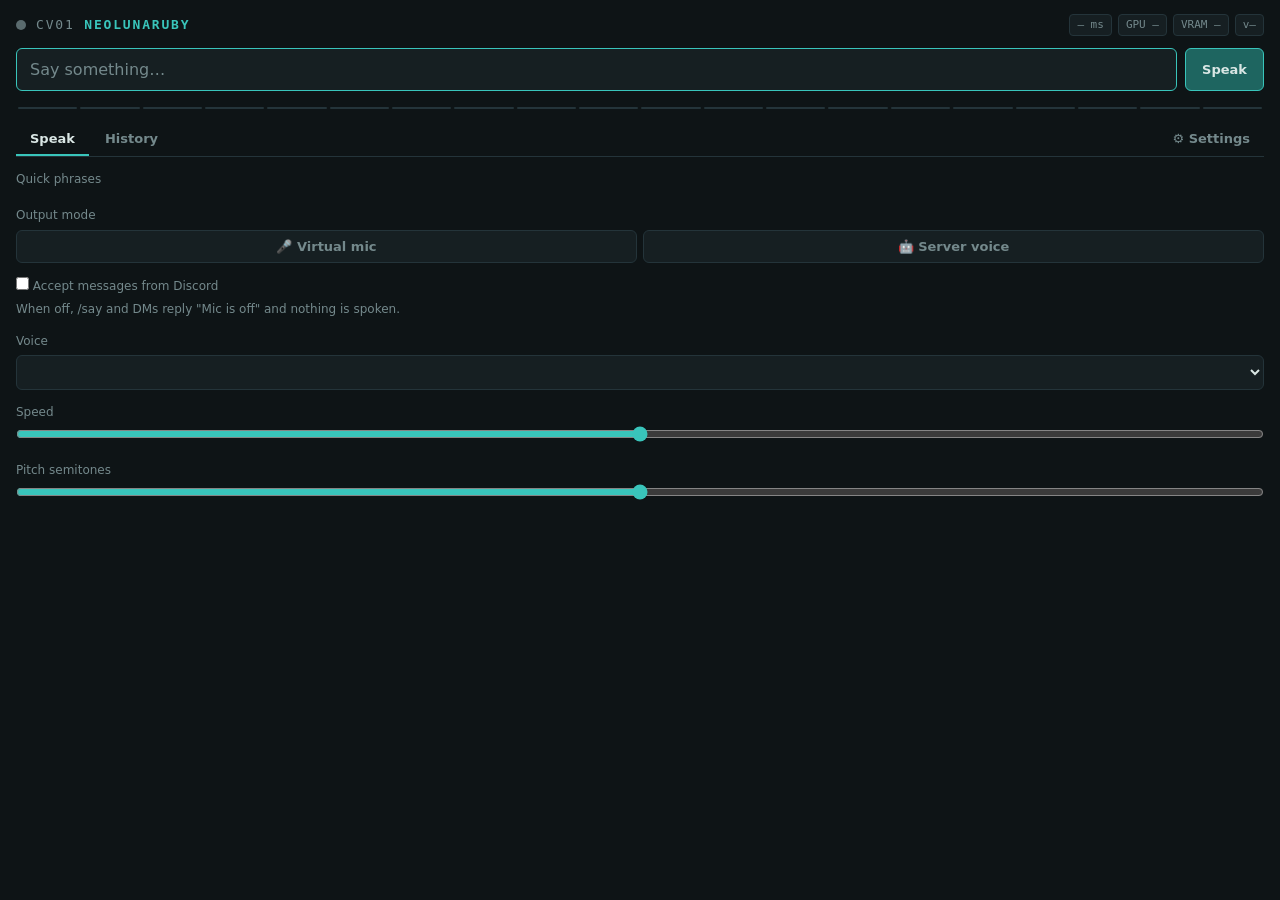
<file: app/ui/index.html>
<!DOCTYPE html>
<html lang="en">
<head>
<meta charset="utf-8">
<title>neolunaruby</title>
<link rel="stylesheet" href="app.css">
</head>
<body>
<header>
  <div class="led" id="led"></div>
  <div class="wordmark"><span>CV01</span> <b>NEOLUNARUBY</b></div>
  <div class="chips">
    <div class="chip" id="chip-latency" title="last message: TTS + voice conversion">— ms</div>
    <div class="chip" id="chip-gpu">GPU —</div>
    <div class="chip" id="chip-vram">VRAM —</div>
    <div class="chip" id="chip-version" title="Click to check for updates" style="cursor:pointer">v—</div>
  </div>
</header>

<div class="saybox">
  <input id="say-input" placeholder="Say something…" autofocus>
  <button id="say-btn">Speak</button>
</div>
<div class="voiceline" id="voiceline">
  <i></i><i></i><i></i><i></i><i></i><i></i><i></i><i></i><i></i><i></i><i></i><i></i><i></i><i></i><i></i><i></i><i></i><i></i><i></i><i></i>
</div>

<nav class="tabs">
  <button class="active" data-tab="speak">Speak</button>
  <button data-tab="history">History</button>
  <button data-tab="settings">⚙ Settings</button>
</nav>

<section class="panel active" id="panel-speak">
  <div class="field">
    <label>Quick phrases</label>
    <div class="phrases" id="phrases"></div>
  </div>
  <div class="field">
    <label>Output mode</label>
    <div class="seg">
      <button data-mode="mic" id="mode-mic">🎤 Virtual mic</button>
      <button data-mode="bot" id="mode-bot">🤖 Server voice</button>
    </div>
  </div>
  <div class="field">
    <label class="check">
      <input type="checkbox" id="accept-discord">
      Accept messages from Discord
    </label>
    <div class="hint">When off, /say and DMs reply "Mic is off" and nothing is spoken.</div>
  </div>
  <div class="field">
    <label for="preset">Voice</label>
    <select id="preset"></select>
  </div>
  <div class="field">
    <label for="speed">Speed <span class="val" id="speed-val"></span></label>
    <input type="range" id="speed" min="0.5" max="2" step="0.05">
  </div>
  <div class="field">
    <label for="pitch">Pitch <span class="val" id="pitch-val"></span> semitones</label>
    <input type="range" id="pitch" min="-12" max="12" step="1">
  </div>
</section>

<section class="panel" id="panel-history">
  <ul id="history-list"></ul>
  <div class="empty" id="history-empty">Nothing said yet — type above and press Enter.</div>
</section>

<section class="panel" id="panel-settings">
  <h3 class="section">Audio output</h3>
  <div class="field">
    <label for="device">Output device</label>
    <div class="row">
      <select id="device"></select>
      <button class="quiet" id="test-tone">Test tone</button>
    </div>
    <div class="hint" id="cable-hint"></div>
  </div>
  <div class="field">
    <label for="monitor">Hear it too (monitor)</label>
    <select id="monitor"></select>
  </div>

  <div class="field">
    <div class="hint">
      In Discord: set your input device to CABLE Output, then turn off
      <b>Noise Suppression</b>, <b>Echo Cancellation</b> and <b>Automatic Gain Control</b>
      under Voice &amp; Video - they treat synthesized speech as noise and cut it up.
    </div>
  </div>

  <h3 class="section">Quick phrases</h3>
  <div class="field">
    <label for="phrases-edit">One per line, up to 12</label>
    <textarea id="phrases-edit" rows="6"></textarea>
    <div class="row" style="margin-top:6px">
      <button class="quiet" id="phrases-save">Save phrases</button>
    </div>
  </div>

  <h3 class="section">Overlay</h3>
  <div class="field">
    <label for="hotkey">Global hotkey</label>
    <div class="row">
      <input type="text" id="hotkey" readonly>
      <button class="quiet" id="hotkey-record">Record</button>
    </div>
  </div>

  <div class="field">
    <label class="check">
      <input type="checkbox" id="start-with-windows">
      Start automatically when Windows starts
    </label>
  </div>

  <h3 class="section">Discord</h3>
  <div class="field">
    <div class="hint" id="discord-status">—</div>
    <div class="row" style="margin-top:8px">
      <input type="text" id="allowed-ids" placeholder="Allowed Discord user IDs, comma-separated">
      <button class="quiet" id="allowed-save">Save</button>
    </div>
    <div class="hint" id="discord-links"></div>
    <label class="hint check" style="margin-top:8px">
      <input type="checkbox" id="say-posts-text">
      Post the spoken text into the chat (/say replies visibly)
    </label>
  </div>
</section>

<div class="wizard" id="wizard" hidden>
  <div class="wizard-card">
    <div class="wordmark" style="margin-bottom:10px"><span>CV01</span> <b>FIRST-RUN SETUP</b></div>
    <p class="hint" style="margin-bottom:12px">The voice models download once, about 1.3 GB, from their official sources.</p>
    <ul id="wizard-assets"></ul>
    <button id="wizard-download" style="width:100%;margin-top:10px;padding:10px 0">Download everything</button>
    <div class="field" id="wizard-cable-field" style="margin-top:14px">
      <label>Virtual microphone</label>
      <div class="hint" id="wizard-cable-hint"></div>
    </div>
    <div class="field" id="wizard-token-field" style="margin-top:14px">
      <label for="wizard-token">Discord bot token (optional — enables /say in DMs and server voice)</label>
      <div class="row">
        <input type="text" id="wizard-token" placeholder="paste token, or leave empty">
        <button class="quiet" id="wizard-token-save">Save</button>
      </div>
    </div>
    <button class="quiet" id="wizard-close" style="width:100%;margin-top:12px" disabled>Start talking</button>
  </div>
</div>

<div class="toast" id="toast"></div>

<script src="app.js"></script>
</body>
</html>
</file>
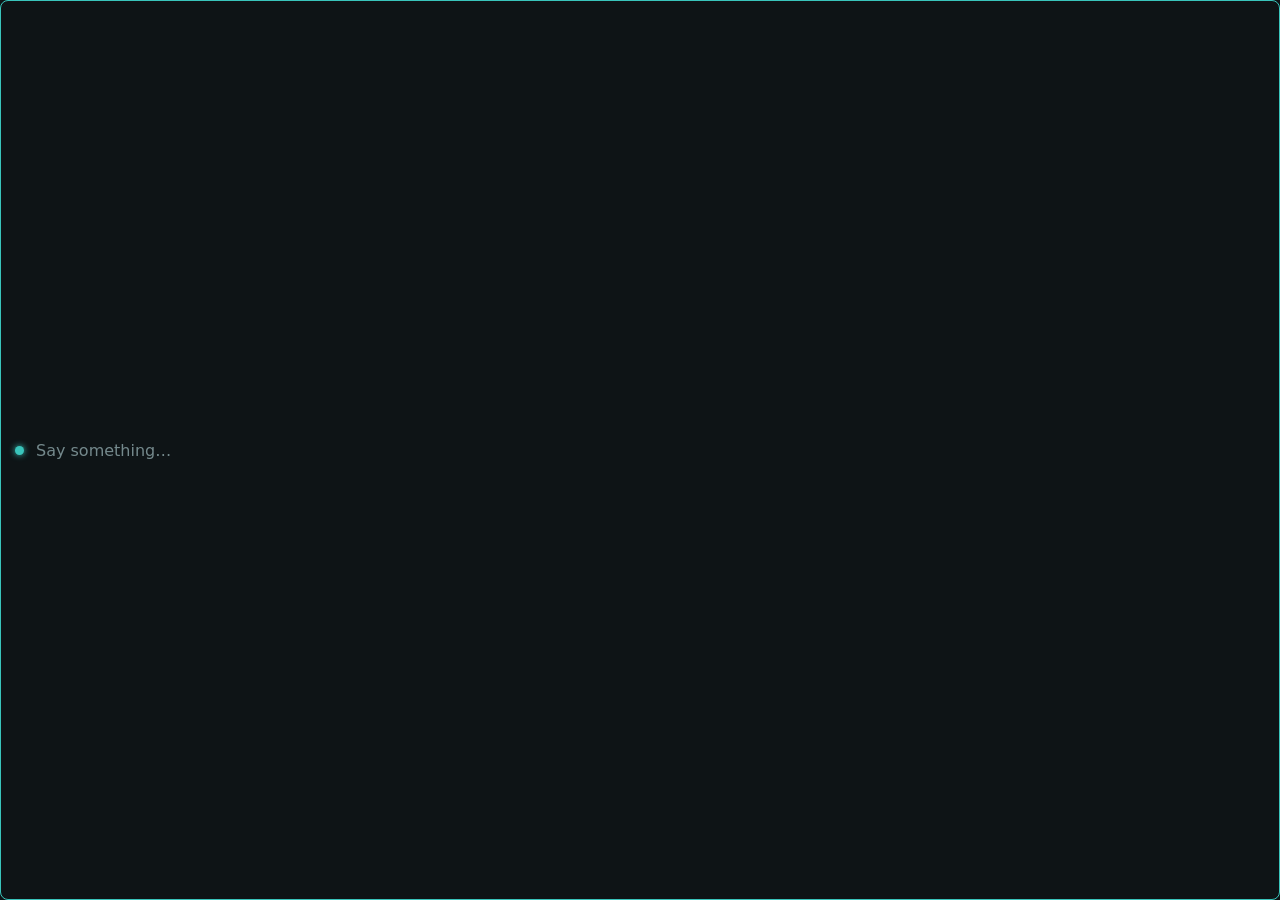
<file: app/ui/overlay.html>
<!DOCTYPE html>
<html lang="en">
<head>
<meta charset="utf-8">
<title>neolunaruby-overlay</title>
<style>
  * { box-sizing: border-box; margin: 0; }
  body {
    background: #0e1416;
    border: 1px solid #39c5bb;
    border-radius: 8px;
    display: flex;
    align-items: center;
    gap: 10px;
    height: 100vh;
    padding: 0 14px;
    font: 15px "Segoe UI", system-ui, sans-serif;
    overflow: hidden;
  }
  .dot { width: 9px; height: 9px; border-radius: 50%; background: #39c5bb; flex: none; box-shadow: 0 0 6px #39c5bb; }
  input {
    flex: 1;
    background: none;
    border: none;
    color: #d9e6e4;
    font: 16px "Segoe UI", system-ui, sans-serif;
  }
  input:focus { outline: none; }
  input::placeholder { color: #74898c; }
</style>
</head>
<body>
<div class="dot"></div>
<input id="overlay-input" placeholder="Say something…" autofocus>
<script>
  "use strict";
  const input = document.getElementById("overlay-input");
  window.onEvent = () => {};  // pushes also reach this window; nothing to render

  function focusInput() {
    input.focus();
    input.select();
  }
  window.focusInput = focusInput;

  input.addEventListener("keydown", async (e) => {
    if (e.key === "Enter") {
      const text = input.value.trim();
      if (!text) return;
      const res = await pywebview.api.say(text);
      if (res.ok) {
        input.value = "";
        pywebview.api.hide_overlay();
      }
    } else if (e.key === "Escape") {
      input.value = "";
      pywebview.api.hide_overlay();
    }
  });
</script>
</body>
</html>
</file>
<file: app/ui/app.css>
:root {
  --bg: #0e1416;
  --panel: #161f22;
  --panel-2: #121a1d;
  --line: #24343a;
  --teal: #39c5bb;
  --teal-dim: #1e6560;
  --pink: #e12885;
  --text: #d9e6e4;
  --muted: #74898c;
  --mono: "Cascadia Code", Consolas, monospace;
}

* { box-sizing: border-box; margin: 0; }

body {
  background: var(--bg);
  color: var(--text);
  font: 14px/1.45 "Segoe UI", system-ui, sans-serif;
  padding: 14px 16px;
  user-select: none;
}

/* ---------- header ---------- */
header {
  display: flex;
  align-items: center;
  gap: 10px;
  margin-bottom: 12px;
}

.led {
  width: 10px;
  height: 10px;
  border-radius: 50%;
  background: #5a6b6e;
  flex: none;
  transition: background 0.3s;
}
.led.ready { background: var(--teal); box-shadow: 0 0 6px var(--teal); }
.led.error { background: var(--pink); box-shadow: 0 0 6px var(--pink); }

.wordmark { font-family: var(--mono); font-size: 13px; letter-spacing: 0.14em; }
.wordmark b { color: var(--teal); font-weight: 600; }
.wordmark span { color: var(--muted); }

.chips { margin-left: auto; display: flex; gap: 6px; }
.chip {
  font-family: var(--mono);
  font-size: 11px;
  color: var(--muted);
  background: var(--panel);
  border: 1px solid var(--line);
  border-radius: 4px;
  padding: 2px 7px;
  white-space: nowrap;
}
.chip b { color: var(--text); font-weight: 500; }
.chip.update-available { border-color: var(--teal); color: var(--teal); }

/* ---------- say box ---------- */
.saybox { display: flex; gap: 8px; }

.saybox input {
  flex: 1;
  background: var(--panel);
  border: 1px solid var(--line);
  border-radius: 6px;
  color: var(--text);
  font: 16px "Segoe UI", system-ui, sans-serif;
  padding: 11px 13px;
  user-select: text;
}
.saybox input:focus { outline: none; border-color: var(--teal); }
.saybox input::placeholder { color: var(--muted); }

button {
  background: var(--teal-dim);
  border: 1px solid var(--teal);
  border-radius: 6px;
  color: var(--text);
  font: 600 13px "Segoe UI", system-ui, sans-serif;
  padding: 0 16px;
  cursor: pointer;
  transition: background 0.15s, border-color 0.15s, color 0.15s;
}
button:hover { background: var(--teal); color: #08211f; }
button:focus-visible { outline: 2px solid var(--teal); outline-offset: 2px; }
button.quiet { background: transparent; border-color: var(--line); color: var(--muted); }
button.quiet:hover { border-color: var(--teal); color: var(--text); }

/* ---------- voice line (speaking indicator) ---------- */
.voiceline {
  height: 14px;
  margin: 10px 2px 8px;
  display: flex;
  align-items: center;
  gap: 3px;
}
.voiceline i {
  flex: 1;
  height: 2px;
  background: var(--line);
  border-radius: 1px;
  transition: background 0.4s;
}
.speaking .voiceline i {
  background: var(--teal);
  animation: ripple 0.9s ease-in-out infinite;
}
.speaking .voiceline i:nth-child(2n) { animation-delay: 0.15s; }
.speaking .voiceline i:nth-child(3n) { animation-delay: 0.3s; }
@keyframes ripple {
  0%, 100% { transform: scaleY(1); }
  50% { transform: scaleY(5); }
}
@media (prefers-reduced-motion: reduce) {
  .speaking .voiceline i { animation: none; transform: scaleY(3); }
}

/* ---------- tabs ---------- */
.tabs { display: flex; gap: 2px; border-bottom: 1px solid var(--line); margin-bottom: 14px; }
.tabs button {
  background: none;
  border: none;
  border-bottom: 2px solid transparent;
  border-radius: 0;
  color: var(--muted);
  padding: 8px 14px;
  transition: color 0.15s;
}
.tabs button.active { color: var(--text); border-bottom-color: var(--teal); }
.tabs button:hover { color: var(--text); background: none; }
.tabs button:last-child { margin-left: auto; }

.panel { display: none; }
.panel.active { display: block; animation: fadein 0.15s ease-out; }
@keyframes fadein { from { opacity: 0; transform: translateY(2px); } to { opacity: 1; transform: none; } }
@media (prefers-reduced-motion: reduce) { .panel.active { animation: none; } }

h3.section {
  font: 600 10px var(--mono);
  letter-spacing: 0.18em;
  text-transform: uppercase;
  color: var(--muted);
  border-bottom: 1px solid var(--panel-2);
  padding-bottom: 5px;
  margin: 18px 0 12px;
}
h3.section:first-child { margin-top: 2px; }

.check { display: flex; align-items: center; gap: 7px; cursor: pointer; }
.check input[type="checkbox"] { accent-color: var(--teal); width: auto; }

/* ---------- settings ---------- */
.field { margin-bottom: 14px; }
.field label { display: block; font-size: 12px; color: var(--muted); margin-bottom: 5px; }
.field .val { font-family: var(--mono); color: var(--teal); }

select, input[type="text"] {
  width: 100%;
  background: var(--panel);
  border: 1px solid var(--line);
  border-radius: 6px;
  color: var(--text);
  font: 13px "Segoe UI", system-ui, sans-serif;
  padding: 8px 10px;
  user-select: text;
}
select, input[type="text"] { transition: border-color 0.15s; }
select:focus, input[type="text"]:focus { outline: none; border-color: var(--teal); }
select:hover, input[type="text"]:hover { border-color: var(--teal-dim); }

input[type="range"] { width: 100%; accent-color: var(--teal); }

.row { display: flex; gap: 8px; }
.row > * { flex: 1; }
.row > button { flex: none; }

/* ---------- history ---------- */
#history-list { list-style: none; max-height: 300px; overflow-y: auto; }
#history-list li {
  display: flex;
  align-items: center;
  gap: 10px;
  padding: 8px 6px;
  border-bottom: 1px solid var(--panel-2);
  border-radius: 4px;
  transition: background 0.15s;
}
#history-list li:hover { background: var(--panel-2); }
#history-list::-webkit-scrollbar { width: 8px; }
#history-list::-webkit-scrollbar-thumb { background: var(--line); border-radius: 4px; }
#history-list .htext {
  flex: 1;
  overflow: hidden;
  text-overflow: ellipsis;
  white-space: nowrap;
  user-select: text;
}
#history-list .hlat { font-family: var(--mono); font-size: 11px; color: var(--muted); flex: none; }
#history-list .replay {
  flex: none;
  padding: 3px 10px;
  font-size: 12px;
}
.empty { color: var(--muted); padding: 18px 4px; font-size: 13px; }

.phrases { display: flex; flex-wrap: wrap; gap: 6px; }
.phrases button {
  background: var(--panel);
  border: 1px solid var(--line);
  color: var(--text);
  font-weight: 400;
  padding: 6px 12px;
}
.phrases button:hover { border-color: var(--teal); background: var(--teal-dim); }
.phrases .none { color: var(--muted); font-size: 12px; padding: 4px 0; }

textarea {
  width: 100%;
  background: var(--panel);
  border: 1px solid var(--line);
  border-radius: 6px;
  color: var(--text);
  font: 13px "Segoe UI", system-ui, sans-serif;
  padding: 8px 10px;
  resize: vertical;
  user-select: text;
}
textarea:focus { outline: none; border-color: var(--teal); }

.seg { display: flex; gap: 6px; }
.seg button { flex: 1; background: var(--panel); border: 1px solid var(--line); color: var(--muted); padding: 8px 0; }
.seg button.active { border-color: var(--teal); color: var(--text); background: var(--teal-dim); }

#hotkey { cursor: default; }
#hotkey.recording { border-color: var(--pink); color: var(--pink); }

.hint { font-size: 12px; color: var(--muted); margin-top: 6px; }
.hint button {
  background: none;
  border: none;
  color: var(--teal);
  font-size: 12px;
  padding: 0;
  text-decoration: underline;
  cursor: pointer;
}

.wizard {
  position: fixed;
  inset: 0;
  background: rgba(8, 14, 15, 0.92);
  display: flex;
  align-items: center;
  justify-content: center;
  z-index: 10;
}
.wizard[hidden] { display: none; }
.wizard-card {
  background: var(--panel);
  border: 1px solid var(--teal-dim);
  border-radius: 10px;
  padding: 20px;
  width: min(440px, 92vw);
  max-height: 90vh;
  overflow-y: auto;
}
#wizard-assets { list-style: none; }
#wizard-assets li {
  display: flex;
  justify-content: space-between;
  gap: 10px;
  padding: 5px 0;
  font-size: 13px;
  border-bottom: 1px solid var(--panel-2);
}
#wizard-assets .pct { font-family: var(--mono); color: var(--muted); }
#wizard-assets .pct.done { color: var(--teal); }

.toast {
  position: fixed;
  bottom: 14px;
  left: 16px;
  right: 16px;
  background: var(--panel);
  border: 1px solid var(--pink);
  border-radius: 6px;
  color: var(--text);
  font-size: 13px;
  padding: 9px 12px;
  opacity: 0;
  pointer-events: none;
  transition: opacity 0.25s;
}
.toast.show { opacity: 1; }
</file>
